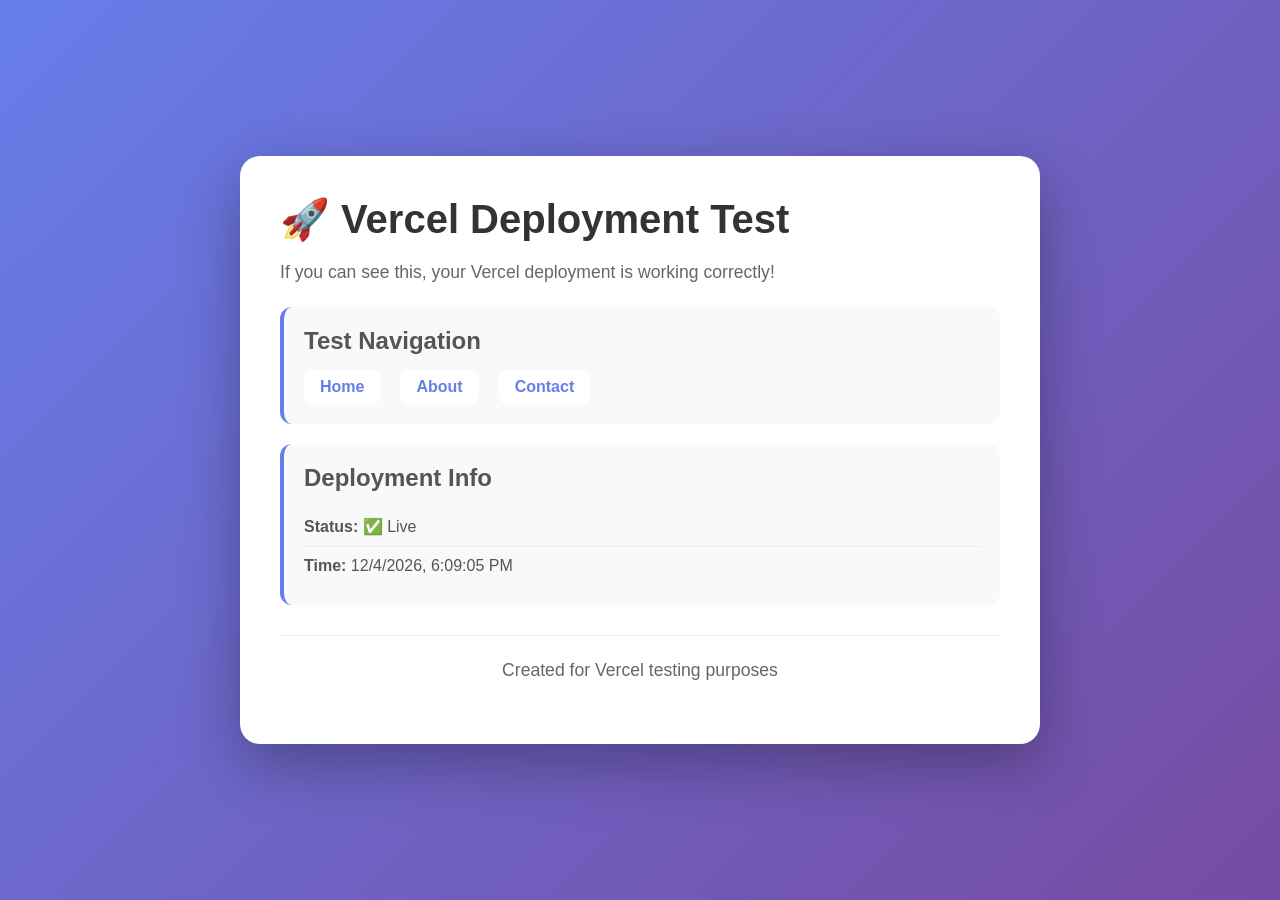
<file: index.html>
<!DOCTYPE html>
<html lang="en">
<head>
    <meta charset="UTF-8">
    <meta name="viewport" content="width=device-width, initial-scale=1.0">
    <title>Vercel Test Site</title>
    <link rel="stylesheet" href="style.css">
</head>
<body>
    <div class="container">
        <h1>🚀 Vercel Deployment Test</h1>
        <p>If you can see this, your Vercel deployment is working correctly!</p>
        
        <div class="card">
            <h2>Test Navigation</h2>
            <nav>
                <a href="/">Home</a>
                <a href="/about.html">About</a>
                <a href="/contact.html">Contact</a>
            </nav>
        </div>

        <div class="card">
            <h2>Deployment Info</h2>
            <ul>
                <li><strong>Status:</strong> ✅ Live</li>
                <li><strong>Time:</strong> <span id="time"></span></li>
            </ul>
        </div>

        <footer>
            <p>Created for Vercel testing purposes</p>
        </footer>
    </div>

    <script src="script.js"></script>
</body>
</html>
</file>
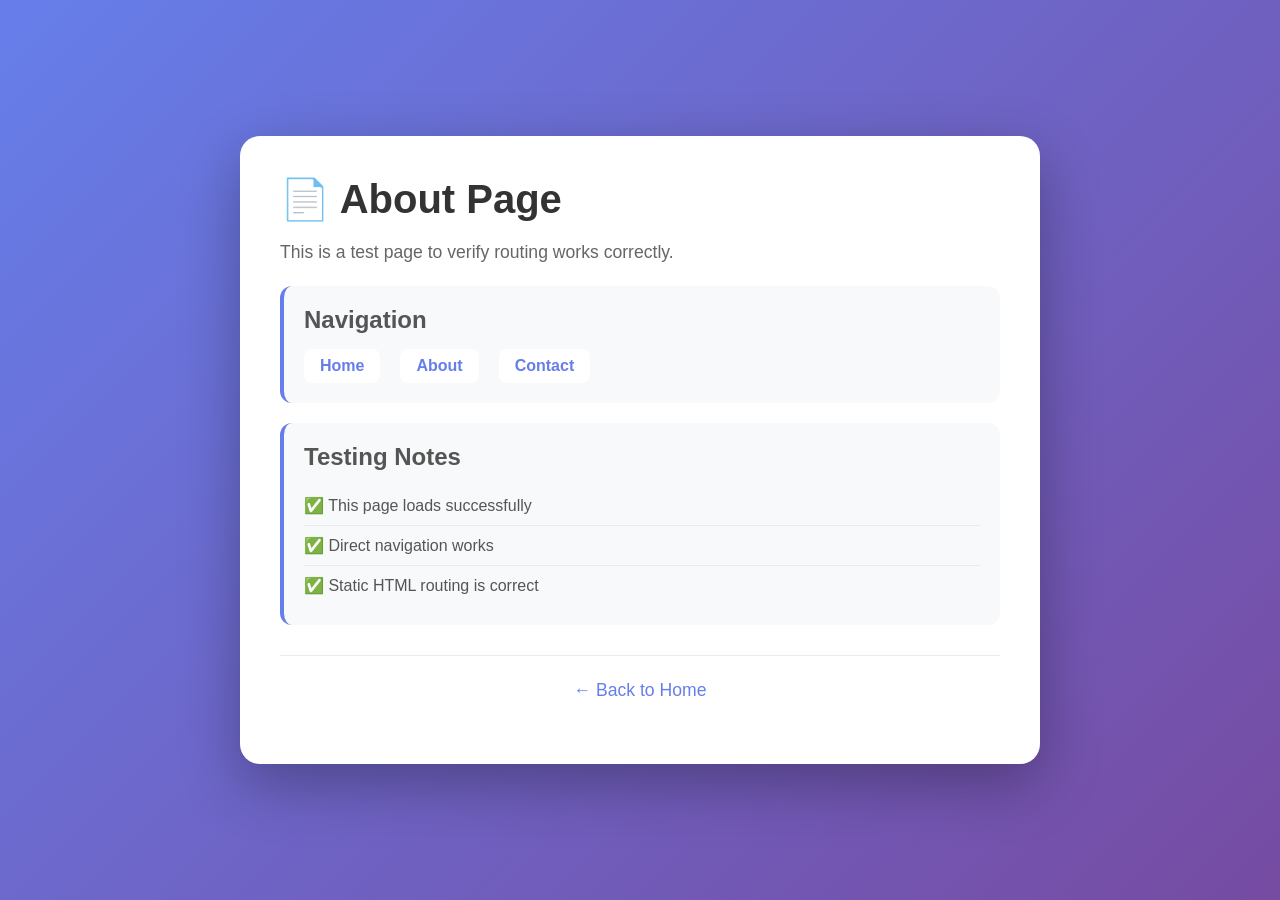
<file: about.html>
<!DOCTYPE html>
<html lang="en">
<head>
    <meta charset="UTF-8">
    <meta name="viewport" content="width=device-width, initial-scale=1.0">
    <title>About - Vercel Test</title>
    <link rel="stylesheet" href="style.css">
</head>
<body>
    <div class="container">
        <h1>📄 About Page</h1>
        <p>This is a test page to verify routing works correctly.</p>
        
        <div class="card">
            <h2>Navigation</h2>
            <nav>
                <a href="/">Home</a>
                <a href="/about.html">About</a>
                <a href="/contact.html">Contact</a>
            </nav>
        </div>

        <div class="card">
            <h2>Testing Notes</h2>
            <ul>
                <li>✅ This page loads successfully</li>
                <li>✅ Direct navigation works</li>
                <li>✅ Static HTML routing is correct</li>
            </ul>
        </div>

        <footer>
            <p><a href="/">← Back to Home</a></p>
        </footer>
    </div>
    <script src="script.js"></script>
</body>
</html>
</file>
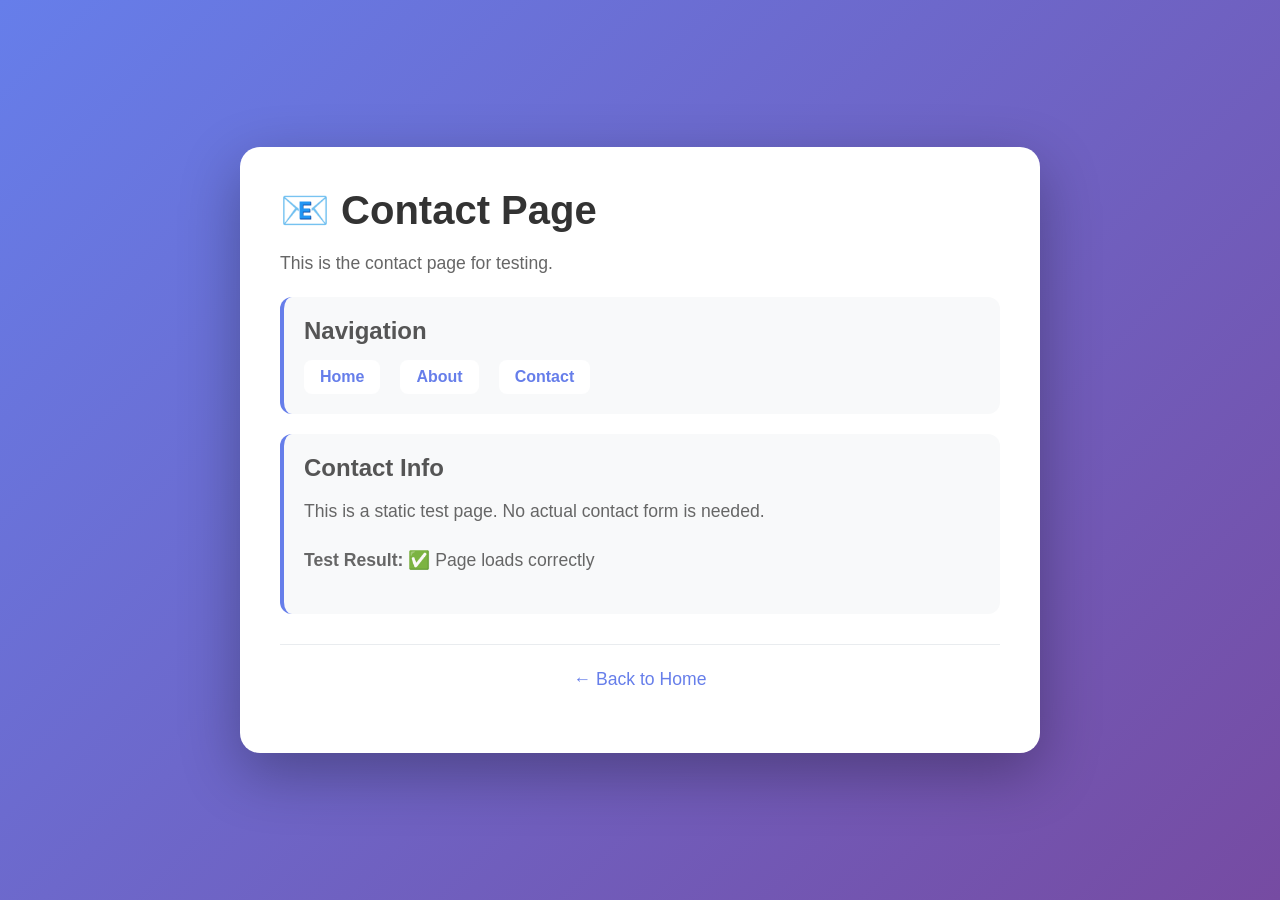
<file: contact.html>
<!DOCTYPE html>
<html lang="en">
<head>
    <meta charset="UTF-8">
    <meta name="viewport" content="width=device-width, initial-scale=1.0">
    <title>Contact - Vercel Test</title>
    <link rel="stylesheet" href="style.css">
</head>
<body>
    <div class="container">
        <h1>📧 Contact Page</h1>
        <p>This is the contact page for testing.</p>
        
        <div class="card">
            <h2>Navigation</h2>
            <nav>
                <a href="/">Home</a>
                <a href="/about.html">About</a>
                <a href="/contact.html">Contact</a>
            </nav>
        </div>

        <div class="card">
            <h2>Contact Info</h2>
            <p>This is a static test page. No actual contact form is needed.</p>
            <p><strong>Test Result:</strong> ✅ Page loads correctly</p>
        </div>

        <footer>
            <p><a href="/">← Back to Home</a></p>
        </footer>
    </div>
    <script src="script.js"></script>
</body>
</html>
</file>
<file: style.css>
* {
    margin: 0;
    padding: 0;
    box-sizing: border-box;
}

body {
    font-family: -apple-system, BlinkMacSystemFont, 'Segoe UI', Roboto, Oxygen, Ubuntu, sans-serif;
    background: linear-gradient(135deg, #667eea 0%, #764ba2 100%);
    min-height: 100vh;
    display: flex;
    justify-content: center;
    align-items: center;
    padding: 20px;
}

.container {
    background: white;
    border-radius: 20px;
    padding: 40px;
    max-width: 800px;
    width: 100%;
    box-shadow: 0 20px 60px rgba(0, 0, 0, 0.3);
}

h1 {
    color: #333;
    margin-bottom: 15px;
    font-size: 2.5rem;
}

h2 {
    color: #555;
    margin-bottom: 15px;
    font-size: 1.5rem;
}

p {
    color: #666;
    font-size: 1.1rem;
    line-height: 1.6;
    margin-bottom: 20px;
}

.card {
    background: #f8f9fa;
    border-radius: 12px;
    padding: 20px;
    margin: 20px 0;
    border-left: 4px solid #667eea;
}

nav {
    display: flex;
    gap: 20px;
    flex-wrap: wrap;
}

nav a {
    color: #667eea;
    text-decoration: none;
    font-weight: 600;
    padding: 8px 16px;
    border-radius: 8px;
    transition: all 0.3s ease;
    background: white;
}

nav a:hover {
    background: #667eea;
    color: white;
    transform: translateY(-2px);
}

ul {
    list-style: none;
    padding: 0;
}

ul li {
    padding: 10px 0;
    border-bottom: 1px solid #e9ecef;
    color: #555;
}

ul li:last-child {
    border-bottom: none;
}

footer {
    margin-top: 30px;
    padding-top: 20px;
    border-top: 1px solid #e9ecef;
    text-align: center;
    color: #999;
}

footer a {
    color: #667eea;
    text-decoration: none;
}

footer a:hover {
    text-decoration: underline;
}

@media (max-width: 600px) {
    .container {
        padding: 20px;
    }
    
    h1 {
        font-size: 2rem;
    }
    
    nav {
        flex-direction: column;
        gap: 10px;
    }
    
    nav a {
        text-align: center;
    }
  }
</file>
